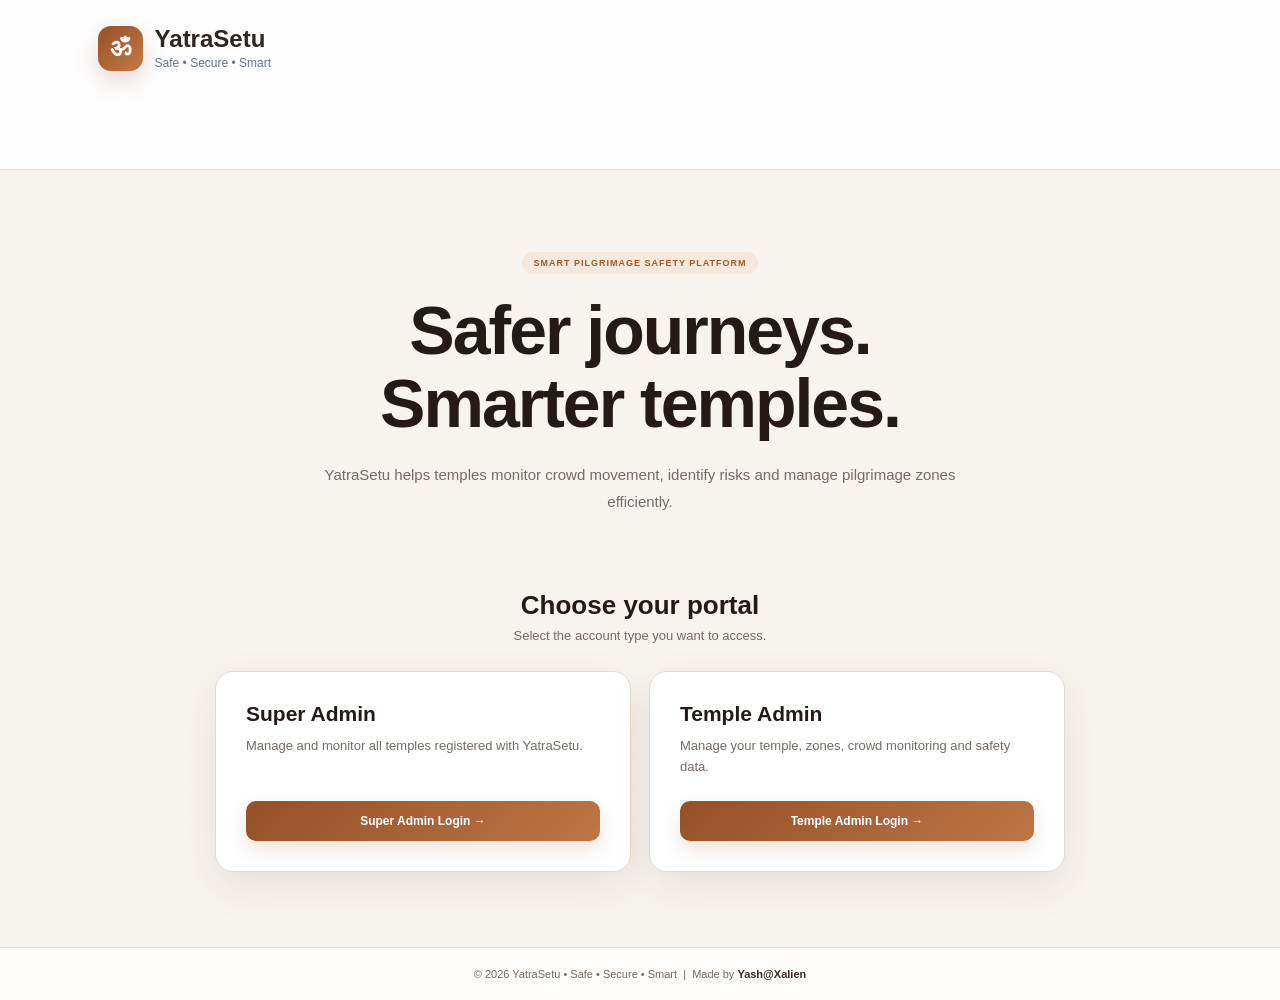
<file: home.html>
<!DOCTYPE html>
<html lang="en">

<head>

    <meta charset="UTF-8">

    <meta
        name="viewport"
        content="width=device-width, initial-scale=1.0"
    >

    <title>YatraSetu | Smart Pilgrimage Safety</title>

    <link rel="stylesheet" href="style.css">
</head>

<body class="home-page">

    <header class="home-header">

        <div class="brand">

            <div class="brand-logo">ॐ</div>

            <div>

                <h2>YatraSetu</h2>

                <span>
                    Safe • Secure • Smart
                </span>

            </div>

        </div>

    </header>


    <main class="home-container">

        <section class="home-hero">

            <span class="setup-badge">
                SMART PILGRIMAGE SAFETY PLATFORM
            </span>

            <h1>
                Safer journeys.<br>
                Smarter temples.
            </h1>

            <p>
                YatraSetu helps temples monitor crowd
                movement, identify risks and manage
                pilgrimage zones efficiently.
            </p>

        </section>


        <section class="portal-section">

            <h2>
                Choose your portal
            </h2>

            <p>
                Select the account type you want to access.
            </p>


            <div class="portal-grid">


                <!-- SUPER ADMIN -->

                <div class="portal-card">

              
                    <h3>
                        Super Admin
                    </h3>

                    <p>
                        Manage and monitor all temples
                        registered with YatraSetu.
                    </p>

                    <button
                        onclick="goToLogin('super')"
                    >
                        Super Admin Login →
                    </button>

                </div>


                <!-- TEMPLE ADMIN -->

                <div class="portal-card">

                    

                    <h3>
                        Temple Admin
                    </h3>

                    <p>
                        Manage your temple, zones,
                        crowd monitoring and safety data.
                    </p>

                    <button
                        onclick="goToLogin('temple')"
                    >
                        Temple Admin Login →
                    </button>

                </div>


            </div>

        </section>

    </main>

    <footer class="site-footer">

        <p>© 2026 YatraSetu • Safe • Secure • Smart &nbsp;|&nbsp; Made by <strong>Yash@Xalien</strong></p>

    </footer>


    <script>

        function goToLogin(type) {

            window.location.href =
                `login.html?type=${type}`;

        }

    </script>

</body>

</html>
</file>
<file: style.css>
*{box-sizing:border-box;margin:0;padding:0}
:root{
 --navy:#241a17;--navy2:#3a2922;--blue:#a05a2c;--blue2:#c47a45;
 --blue3:#d39a6a;--pale:#f5e8dc;--pale2:#f7f3ef;--white:#fff;
 --text:#30251f;--muted:#766b63;--line:#e4d9cf;--shadow:0 14px 40px rgba(68,45,32,.09);
}
html{scroll-behavior:smooth}
body{font-family:Inter,"Segoe UI",Arial,sans-serif;background:var(--pale2);color:var(--text);min-height:100vh}
button,input,select{font:inherit}
button{cursor:pointer}
.app-shell{min-height:100vh}
.sidebar{position:fixed;inset:0 auto 0 0;width:252px;background:linear-gradient(180deg,#241a17,#493229);color:#fff;padding:26px 18px;display:flex;flex-direction:column;z-index:20}
.brand{display:flex;align-items:center;gap:12px;padding:5px 8px 38px}
.brand-mark{width:45px;height:45px;border-radius:13px;display:grid;place-items:center;font-size:23px;background:linear-gradient(135deg,#9a542a,#c47a45);box-shadow:0 10px 24px rgba(23,105,224,.3)}
.brand h1{font-size:21px;letter-spacing:-.5px}.brand p{font-size:10px;color:#d7c0ad;margin-top:2px}
.nav{display:grid;gap:7px}.nav-link{text-decoration:none;color:#d1bbab;padding:13px 14px;border-radius:11px;display:flex;gap:12px;align-items:center;font-size:14px;transition:.2s}.nav-link span{width:20px;text-align:center}.nav-link:hover{background:rgba(255,255,255,.07);color:#fff}.nav-link.active{background:linear-gradient(135deg,#955027,#c47a45);color:#fff;box-shadow:0 10px 24px rgba(92,52,30,.25)}
.sidebar-footer{margin-top:auto;border-top:1px solid rgba(255,255,255,.1);padding:18px 9px 3px;color:#d7c0ad;font-size:11px}.online-pill{display:flex;align-items:center;gap:8px;color:#f0dfd1;font-size:12px;margin-bottom:8px}.pulse-dot{width:8px;height:8px;border-radius:50%;background:#63b3ff;box-shadow:0 0 0 5px rgba(99,179,255,.12),0 0 12px #63b3ff}
.main-content{margin-left:252px;padding:27px 38px;max-width:1700px}
.topbar{display:flex;justify-content:space-between;align-items:center;margin-bottom:22px}.topbar h2{font-size:25px;letter-spacing:-.6px}.section-kicker{font-size:10px;font-weight:800;letter-spacing:1.5px;color:var(--blue);margin-bottom:5px}.topbar-actions{display:flex;gap:9px;align-items:center}.api-status{display:flex;gap:8px;align-items:center;padding:9px 13px;background:#fff;border:1px solid var(--line);border-radius:30px;font-size:12px;color:var(--muted)}.status-dot{width:8px;height:8px;border-radius:50%;background:#3182ce;box-shadow:0 0 9px #3182ce}.api-status.offline .status-dot{background:#718096;box-shadow:none}.icon-btn,.mobile-menu{border:1px solid var(--line);background:#fff;color:var(--blue);border-radius:10px;width:39px;height:39px;font-size:20px}.mobile-menu{display:none}
.hero{min-height:235px;border-radius:24px;background:linear-gradient(115deg,#071a33 0%,#0d3567 52%,#1769e0 100%);color:#fff;padding:32px 38px;display:flex;justify-content:space-between;align-items:center;overflow:hidden;position:relative;box-shadow:0 18px 45px rgba(9,51,100,.18);margin-bottom:18px}.hero:after{content:"";position:absolute;width:390px;height:390px;border-radius:50%;right:80px;top:-160px;background:rgba(255,255,255,.035)}.hero-content{position:relative;z-index:2;max-width:650px}.hero-badge{display:inline-flex;padding:6px 10px;border:1px solid rgba(255,255,255,.18);border-radius:20px;background:rgba(255,255,255,.07);font-size:9px;letter-spacing:1.4px;font-weight:800;margin-bottom:14px}.hero h1{font-size:31px;letter-spacing:-1px;margin-bottom:8px}.hero h1 span{color:#e3ae7f}.hero p{color:#e4d4c7;font-size:13px;line-height:1.7}.hero-meta{display:flex;gap:10px;color:#d4b7a2;font-size:10px;margin-top:16px}.hero-meta span:first-child{color:#efd0b7}.hero-orbit{width:190px;height:190px;position:relative;margin-right:40px}.orbit{position:absolute;border:1px solid rgba(255,255,255,.2);border-radius:50%;inset:0}.orbit-2{inset:23px;border-color:rgba(255,255,255,.28)}.hero-core{position:absolute;inset:63px;border-radius:50%;display:grid;place-items:center;background:rgba(255,255,255,.1);border:1px solid rgba(255,255,255,.22);font-size:32px;box-shadow:0 0 45px rgba(220,157,104,.22)}
.stats-grid{display:grid;grid-template-columns:repeat(4,1fr);gap:15px;margin-bottom:31px}.stat-card{background:#fff;border:1px solid var(--line);border-radius:16px;padding:18px;display:flex;align-items:center;gap:13px;box-shadow:0 5px 18px rgba(17,70,130,.03);transition:.2s}.stat-card:hover{transform:translateY(-3px);box-shadow:var(--shadow)}.stat-icon{width:43px;height:43px;flex:0 0 43px;border-radius:12px;display:grid;place-items:center;background:var(--pale);color:var(--blue);font-size:18px}.stat-card span{font-size:11px;color:var(--muted);display:block}.stat-card strong{display:block;font-size:24px;line-height:1.25;margin-top:2px;color:var(--navy)}.stat-card small{font-size:9px;color:#9aa8b8}
.section-block{margin-bottom:28px}.section-heading{display:flex;justify-content:space-between;align-items:end;margin-bottom:14px}.section-heading h2{font-size:20px}.updated-box{font-size:10px;color:var(--muted)}.updated-box strong{color:var(--navy);margin-left:4px}
.zones-grid{display:grid;grid-template-columns:repeat(auto-fit,minmax(255px,1fr));gap:15px}.loading-card{grid-column:1/-1;background:#fff;border:1px solid var(--line);border-radius:16px;padding:35px;text-align:center;color:var(--muted)}
.zone-card{background:#fff;border:1px solid var(--line);border-radius:17px;padding:20px;position:relative;overflow:hidden;box-shadow:0 5px 18px rgba(17,70,130,.03);transition:.25s}.zone-card:before{content:"";position:absolute;left:0;top:0;bottom:0;width:4px;background:var(--blue)}.zone-card:hover{transform:translateY(-4px);box-shadow:var(--shadow)}.zone-head{display:flex;justify-content:space-between;align-items:flex-start;margin-bottom:17px}.zone-name{font-size:17px;font-weight:750}.zone-id{font-size:9px;color:#a0aec0;margin-top:4px}.risk{padding:5px 9px;border-radius:20px;font-size:9px;font-weight:800;letter-spacing:.6px;background:#f5e5d7;color:#8f4d27}.risk.moderate{background:#efddcf;color:#8d4b28}.risk.high{background:#e7cbb7;color:#713b20}.risk.critical{background:#d8b69b;color:#59301d}.count-row{display:flex;justify-content:space-between;align-items:end;margin-bottom:8px}.count-row strong{font-size:22px;color:var(--navy)}.count-row span{font-size:10px;color:var(--muted)}.progress{height:8px;background:#eee7e1;border-radius:10px;overflow:hidden}.progress-bar{height:100%;background:linear-gradient(90deg,#d39a6a,#955027);border-radius:10px;transition:width .5s}.zone-foot{display:flex;justify-content:space-between;margin-top:11px;font-size:10px;color:var(--muted)}.zone-foot strong{color:var(--blue)}
.analytics-grid{display:grid;grid-template-columns:1.35fr 1fr;gap:16px;margin-bottom:18px}.panel{background:#fff;border:1px solid var(--line);border-radius:18px;padding:21px;box-shadow:0 5px 18px rgba(17,70,130,.03)}.panel-heading{display:flex;justify-content:space-between;align-items:center;margin-bottom:17px}.panel-heading h3{font-size:17px}.panel-chip{font-size:9px;color:var(--blue);background:var(--pale);border-radius:20px;padding:5px 9px;font-weight:800}.shield{width:38px;height:38px;border-radius:11px;background:var(--pale);display:grid;place-items:center}.chart-wrap{height:285px;position:relative}.risk-summary{display:grid;gap:4px}.risk-row{display:flex;align-items:center;justify-content:space-between;padding:14px 3px;border-bottom:1px solid #edf2f7}.risk-row:last-child{border-bottom:0}.risk-left{display:flex;align-items:center;gap:10px;font-size:12px}.risk-dot{width:9px;height:9px;border-radius:50%;background:#c99163}.risk-dot.moderate{background:#b87545}.risk-dot.high{background:#2877d8}.risk-dot.critical{background:#79401f}.risk-count{font-size:14px;color:var(--navy);font-weight:800}
.admin-section{margin-bottom:25px}.crowd-form{display:grid;grid-template-columns:1fr 1fr auto;gap:12px;align-items:end}.crowd-form label{display:grid;gap:7px;font-size:11px;color:var(--muted)}.crowd-form input,.crowd-form select{width:100%;border:1px solid var(--line);background:#fafdff;border-radius:10px;padding:11px 12px;outline:none;color:var(--text)}.crowd-form input:focus,.crowd-form select:focus{border-color:#c47a45;box-shadow:0 0 0 3px rgba(196,122,69,.12)}.primary-btn{height:42px;border:0;border-radius:10px;background:linear-gradient(135deg,#955027,#c47a45);color:#fff;padding:0 17px;display:flex;gap:13px;align-items:center;justify-content:center;font-weight:700;font-size:12px;box-shadow:0 8px 18px rgba(120,67,36,.18)}.primary-btn:disabled{opacity:.6;cursor:not-allowed}.form-message{min-height:18px;margin-top:10px;font-size:11px;color:var(--blue)}
.footer{display:flex;justify-content:space-between;border-top:1px solid var(--line);padding:18px 2px;color:#97a6b7;font-size:10px}
.toast{position:fixed;right:24px;bottom:24px;transform:translateY(20px);opacity:0;pointer-events:none;background:var(--navy);color:#fff;padding:12px 15px;border-radius:11px;font-size:11px;box-shadow:0 12px 30px rgba(7,26,51,.25);transition:.25s;z-index:50}.toast.show{transform:translateY(0);opacity:1}

@media(max-width:1100px){.stats-grid{grid-template-columns:repeat(2,1fr)}.analytics-grid{grid-template-columns:1fr}.hero-orbit{margin-right:0}}
@media(max-width:780px){.sidebar{transform:translateX(-100%);transition:.25s}.sidebar.open{transform:translateX(0)}.main-content{margin-left:0;padding:20px}.mobile-menu{display:block}.topbar{gap:12px}.topbar>div:nth-child(2){margin-right:auto}.hero{padding:26px;min-height:220px}.hero-orbit{display:none}.crowd-form{grid-template-columns:1fr}.primary-btn{width:100%}}
@media(max-width:560px){.stats-grid{grid-template-columns:1fr}.topbar h2{font-size:20px}.api-status span:last-child{display:none}.hero h1{font-size:25px}.hero p{font-size:12px}.section-heading{align-items:flex-start;gap:10px;flex-direction:column}.footer{gap:10px;flex-direction:column}}

.setup-page {
    min-height: 100vh;
    display: flex;
    justify-content: center;
    align-items: center;
    padding: 40px 20px;
    background: linear-gradient(135deg, #eff6ff, #dbeafe);
}

.setup-card {
    width: 100%;
    max-width: 850px;
    background: white;
    border-radius: 24px;
    padding: 40px;
    box-shadow: 0 20px 60px rgba(30, 64, 175, 0.12);
}

.brand {
    display: flex;
    align-items: center;
    gap: 12px;
    margin-bottom: 40px;
}

.brand-logo {
    width: 45px;
    height: 45px;
    border-radius: 12px;
    display: flex;
    align-items: center;
    justify-content: center;
    background: #2563eb;
    color: white;
    font-size: 22px;
    font-weight: 700;
}

.brand h2 {
    margin: 0;
}

.brand span {
    color: #64748b;
    font-size: 12px;
}

.setup-header {
    margin-bottom: 35px;
}

.setup-badge {
    display: inline-block;
    padding: 6px 12px;
    border-radius: 20px;
    background: #dbeafe;
    color: #2563eb;
    font-size: 11px;
    font-weight: 700;
}

.setup-header h1 {
    margin: 14px 0 8px;
    font-size: 34px;
    color: #0f172a;
}

.setup-header p {
    color: #64748b;
    margin: 0;
}

.form-section {
    padding: 25px 0;
    border-top: 1px solid #e2e8f0;
}

.form-section h3 {
    margin-bottom: 20px;
    color: #1e293b;
}

.form-grid {
    display: grid;
    grid-template-columns: 1fr 1fr;
    gap: 20px;
}

.form-group {
    display: flex;
    flex-direction: column;
    gap: 8px;
    margin-bottom: 20px;
}

.form-group label {
    font-size: 14px;
    font-weight: 600;
    color: #334155;
}

.form-group input,
.form-group textarea {
    width: 100%;
    box-sizing: border-box;
    padding: 13px 15px;
    border: 1px solid #cbd5e1;
    border-radius: 10px;
    font-family: inherit;
    font-size: 14px;
    outline: none;
}

.form-group input:focus,
.form-group textarea:focus {
    border-color: #2563eb;
    box-shadow: 0 0 0 3px #dbeafe;
}

.setup-btn {
    width: 100%;
    border: none;
    padding: 15px;
    border-radius: 12px;
    background: #2563eb;
    color: white;
    font-size: 15px;
    font-weight: 700;
    cursor: pointer;
}

.setup-btn:hover {
    background: #1d4ed8;
}

.setup-btn span {
    margin-left: 8px;
}

.form-message {
    min-height: 24px;
    margin-bottom: 12px;
    color: #dc2626;
    font-size: 14px;
}

.form-message.success {
    color: #16a34a;
}

@media (max-width: 650px) {

    .setup-card {
        padding: 25px;
    }

    .form-grid {
        grid-template-columns: 1fr;
        gap: 0;
    }

    .setup-header h1 {
        font-size: 28px;
    }
}
.zone-page {
    min-height: 100vh;
    padding: 40px 20px;
    background: linear-gradient(135deg, #eff6ff, #dbeafe);
}

.zone-card {
    width: 100%;
    max-width: 900px;
    margin: auto;
    background: white;
    border-radius: 24px;
    padding: 40px;
    box-sizing: border-box;
    box-shadow: 0 20px 60px rgba(30, 64, 175, 0.12);
}

.zone-header {
    margin-bottom: 30px;
}

.zone-header h1 {
    margin: 14px 0 8px;
    font-size: 34px;
    color: #0f172a;
}

.zone-header p {
    color: #64748b;
}

.add-zone-box {
    padding: 25px;
    border: 1px solid #dbeafe;
    border-radius: 18px;
    background: #f8fbff;
}

.add-zone-box h3 {
    margin-top: 0;
}

.zone-form {
    display: grid;
    grid-template-columns: 1fr 1fr 1fr;
    gap: 15px;
}

.form-group {
    display: flex;
    flex-direction: column;
    gap: 8px;
}

.form-group label {
    font-size: 13px;
    font-weight: 600;
    color: #334155;
}

.form-group input,
.form-group select {
    padding: 12px;
    border: 1px solid #cbd5e1;
    border-radius: 10px;
    background: white;
    font-size: 14px;
}

.form-group input:focus,
.form-group select:focus {
    outline: none;
    border-color: #2563eb;
}

.add-zone-box .setup-btn {
    margin-top: 20px;
}

.zones-section {
    margin-top: 35px;
}

.zones-title h3 {
    margin-bottom: 5px;
}

.zones-title p {
    color: #64748b;
    font-size: 13px;
}

.zone-item {
    display: flex;
    align-items: center;
    gap: 15px;
    padding: 18px;
    margin-top: 12px;
    border: 1px solid #e2e8f0;
    border-radius: 14px;
}

.zone-icon {
    width: 45px;
    height: 45px;
    display: flex;
    align-items: center;
    justify-content: center;
    border-radius: 12px;
    background: #dbeafe;
    color: #2563eb;
    font-weight: 700;
}

.zone-info {
    flex: 1;
}

.zone-info h4 {
    margin: 0 0 5px;
}

.zone-info span {
    font-size: 12px;
    color: #64748b;
}

.zone-capacity {
    text-align: right;
}

.zone-capacity strong {
    display: block;
    color: #0f172a;
}

.zone-capacity span {
    font-size: 11px;
    color: #64748b;
}

.empty-zone {
    padding: 35px;
    text-align: center;
    color: #94a3b8;
    border: 1px dashed #cbd5e1;
    border-radius: 14px;
}

.continue-btn {
    width: 100%;
    margin-top: 25px;
    padding: 15px;
    border: none;
    border-radius: 12px;
    background: #2563eb;
    color: white;
    font-weight: 700;
    cursor: pointer;
}

.continue-btn:disabled {
    background: #cbd5e1;
    cursor: not-allowed;
}

@media (max-width: 700px) {

    .zone-card {
        padding: 25px;
    }

    .zone-form {
        grid-template-columns: 1fr;
    }

    .zone-item {
        align-items: flex-start;
    }

    .zone-capacity {
        margin-left: auto;
    }
}

/* Premium editorial finish */
body::before{
    content:"";
    position:fixed;
    inset:0;
    pointer-events:none;
    opacity:.22;
    background-image:
      radial-gradient(circle at 15% 20%, rgba(160,90,44,.06) 0 1px, transparent 1px),
      radial-gradient(circle at 80% 70%, rgba(90,55,35,.045) 0 1px, transparent 1px);
    background-size:24px 24px,32px 32px;
    z-index:-1;
}
.stat-card,.zone-card,.panel,.temples-section,.setup-card,.zone-card{
    box-shadow:0 8px 28px rgba(70,45,32,.055);
}
.stat-card:hover,.zone-card:hover{
    box-shadow:0 16px 36px rgba(70,45,32,.10);
}
.hero{
    background:
      radial-gradient(circle at 82% 20%, rgba(211,154,106,.16), transparent 30%),
      linear-gradient(120deg,#241a17 0%,#4b3227 58%,#7d4528 100%);
}
.primary-btn,.setup-btn,.continue-btn{
    background:linear-gradient(135deg,#955027,#bd7544);
}
.primary-btn:hover,.setup-btn:hover,.continue-btn:hover{
    background:linear-gradient(135deg,#7f421f,#a85f32);
}


/* Shared YatraSetu pages */
.site-footer{
    text-align:center;
    border-top:1px solid var(--line);
    padding:20px 15px;
    color:var(--muted);
    font-size:11px;
    background:rgba(255,255,255,.72);
}
.site-footer strong{color:var(--navy2);font-weight:800}
.brand-logo{
    width:45px;height:45px;border-radius:13px;display:grid;place-items:center;
    background:linear-gradient(135deg,#955027,#c47a45);color:#fff;font-size:25px;
    box-shadow:0 10px 24px rgba(92,52,30,.18);
}
.setup-page,.zone-page{
    min-height:calc(100vh - 61px);
    display:flex;justify-content:center;align-items:flex-start;
    padding:48px 20px;
    background:var(--pale2);
}
.setup-card,.zone-card{
    width:100%;max-width:900px;background:#fff;border:1px solid var(--line);
    border-radius:24px;padding:40px;box-shadow:var(--shadow);
}
.setup-card .brand,.zone-card .brand{
    padding:0 0 30px;margin:0 0 30px;border-bottom:1px solid var(--line);
}
.setup-card .brand h2,.zone-card .brand h2{font-size:21px;color:var(--navy);margin:0}
.setup-card .brand span,.zone-card .brand span{color:var(--muted);font-size:11px}
.setup-header,.zone-header{margin-bottom:30px}
.setup-badge{
    display:inline-flex;padding:6px 11px;border-radius:20px;
    background:var(--pale);color:var(--blue);font-size:9px;font-weight:800;letter-spacing:1px;
}
.setup-header h1,.zone-header h1{margin:13px 0 8px;font-size:32px;letter-spacing:-.8px;color:var(--navy)}
.setup-header p,.zone-header p{color:var(--muted);font-size:13px;line-height:1.7}
.form-section{padding:24px 0;border-top:1px solid var(--line)}
.form-section h3,.add-zone-box h3,.zones-title h3{margin-bottom:17px;color:var(--navy);font-size:17px}
.form-grid{display:grid;grid-template-columns:1fr 1fr;gap:18px}
.form-group{display:flex;flex-direction:column;gap:7px;margin-bottom:18px}
.form-group label{font-size:11px;font-weight:700;color:var(--muted)}
.form-group input,.form-group textarea,.form-group select{
    width:100%;box-sizing:border-box;padding:12px 13px;border:1px solid var(--line);
    border-radius:10px;background:#fdfcfb;color:var(--text);font-size:13px;outline:none;
}
.form-group input:focus,.form-group textarea:focus,.form-group select:focus{
    border-color:var(--blue2);box-shadow:0 0 0 3px rgba(196,122,69,.12)
}
.setup-btn,.continue-btn{
    width:100%;border:0;padding:13px 16px;border-radius:10px;
    background:linear-gradient(135deg,#955027,#bd7544);color:#fff;
    font-size:12px;font-weight:800;cursor:pointer;box-shadow:0 8px 18px rgba(120,67,36,.15);
}
.setup-btn:hover,.continue-btn:hover{background:linear-gradient(135deg,#7f421f,#a85f32)}
.add-zone-box{padding:23px;border:1px solid var(--line);border-radius:18px;background:#fbf7f3}
.zone-form{display:grid;grid-template-columns:1fr 1fr 1fr;gap:14px}
.add-zone-box .setup-btn{margin-top:8px}
.zones-section{margin-top:30px}
.zones-title p{color:var(--muted);font-size:11px}
.zone-item{
    display:flex;align-items:center;gap:14px;padding:16px;margin-top:10px;
    border:1px solid var(--line);border-radius:14px;background:#fff;
}
.zone-icon{
    width:43px;height:43px;display:grid;place-items:center;border-radius:12px;
    background:var(--pale);color:var(--blue);font-weight:800;
}
.zone-info{flex:1}.zone-info h4{margin:0 0 4px;font-size:14px;color:var(--navy)}
.zone-info span,.zone-capacity span{font-size:10px;color:var(--muted)}
.zone-capacity{text-align:right}.zone-capacity strong{display:block;color:var(--navy);font-size:14px}
.empty-zone{padding:30px;text-align:center;color:#a0958d;border:1px dashed #d9cec4;border-radius:14px;background:#fcfaf8}
.continue-btn{margin-top:20px}.continue-btn:disabled{background:#d8cec5;box-shadow:none;cursor:not-allowed}

/* Public home */
.home-page{min-height:100vh;background:var(--pale2);color:var(--text)}
.home-header{
    width:100%;padding:20px 7%;background:rgba(255,255,255,.9);
    border-bottom:1px solid var(--line)
}
.home-container{width:86%;max-width:1150px;margin:auto}
.home-hero{text-align:center;padding:82px 20px 55px}
.home-hero h1{margin-top:20px;font-size:clamp(42px,6vw,68px);line-height:1.08;letter-spacing:-2px;color:var(--navy)}
.home-hero h1 span{color:var(--blue)}
.home-hero p{max-width:650px;margin:20px auto 0;color:var(--muted);font-size:15px;line-height:1.8}
.portal-section{padding:20px 0 75px;text-align:center}
.portal-section>h2{font-size:26px;color:var(--navy);margin-bottom:7px}
.portal-section>p{color:var(--muted);margin-bottom:28px;font-size:13px}
.portal-grid{display:grid;grid-template-columns:repeat(2,minmax(0,1fr));gap:18px;max-width:850px;margin:auto}
.portal-card{
    background:#fff;border:1px solid var(--line);border-radius:18px;padding:30px;
    text-align:left;box-shadow:var(--shadow);transition:.2s
}
.portal-card:hover{transform:translateY(-4px);border-color:#caa98f;box-shadow:0 16px 36px rgba(70,45,32,.10)}
.portal-icon{
    width:50px;height:50px;border-radius:13px;background:var(--pale);color:var(--blue);
    display:grid;place-items:center;font-weight:800;font-size:13px;margin-bottom:20px
}
.portal-card h3{font-size:21px;color:var(--navy);margin-bottom:9px}
.portal-card p{color:var(--muted);line-height:1.65;font-size:13px;min-height:44px;margin-bottom:22px}
.portal-card button{
    width:100%;border:0;border-radius:10px;padding:13px 16px;
    background:linear-gradient(135deg,#955027,#bd7544);color:#fff;font-size:12px;font-weight:800;
    cursor:pointer;transition:.2s;box-shadow:0 8px 18px rgba(120,67,36,.15)
}
.portal-card button:hover{background:linear-gradient(135deg,#7f421f,#a85f32);transform:translateY(-1px)}

/* Super admin page */
.admin-page{min-height:100vh;background:var(--pale2);color:var(--text)}
.admin-header{
    display:flex;justify-content:space-between;align-items:center;
    padding:20px 7%;background:#fff;border-bottom:1px solid var(--line)
}
.admin-header .brand{padding:0}
.logout-btn,.add-temple-btn,.view-btn,.admin-btn,.secondary-btn{
    border:0;border-radius:10px;padding:10px 14px;font-size:11px;font-weight:800;cursor:pointer
}
.logout-btn,.secondary-btn{background:#fff;border:1px solid var(--line);color:var(--navy2)}
.add-temple-btn{background:linear-gradient(135deg,#955027,#bd7544);color:#fff;box-shadow:0 8px 18px rgba(120,67,36,.15)}
.admin-main{width:86%;max-width:1200px;margin:auto;padding:38px 0 25px}
.page-top h1{font-size:28px;letter-spacing:-.7px;color:var(--navy)}
.page-top p{color:var(--muted);font-size:13px;margin-top:5px}
.stats{display:grid;grid-template-columns:repeat(3,1fr);gap:15px;margin:25px 0}
.stats .stat-card{display:block}
.stats .stat-card p{font-size:11px;color:var(--muted)}
.stats .stat-card h2{font-size:27px;color:var(--navy);margin-top:5px}
.temples-section{background:#fff;border:1px solid var(--line);border-radius:18px;padding:21px;box-shadow:var(--shadow)}
.section-heading h2{font-size:18px;color:var(--navy)}
.temple-list{display:grid;gap:10px}
.temple-card{
    display:flex;justify-content:space-between;align-items:center;gap:15px;
    padding:15px;border:1px solid var(--line);border-radius:14px;background:#fdfbf9
}
.temple-left{display:flex;align-items:center;gap:13px;min-width:0}
.temple-icon{
    width:44px;height:44px;flex:0 0 44px;border-radius:12px;display:grid;place-items:center;
    background:var(--pale);color:var(--blue);font-weight:800
}
.temple-info h3{font-size:14px;color:var(--navy);margin-bottom:4px}
.temple-info p{font-size:10px;color:var(--muted)}
.temple-actions{display:flex;gap:8px;flex-wrap:wrap}
.view-btn{background:var(--pale);color:var(--blue)}
.view-btn:hover,.admin-btn:hover{background:#ead8c9}
.loading,.empty,.error-text{font-size:12px;color:var(--muted);padding:20px;text-align:center}
.modal{display:none;position:fixed;inset:0;background:rgba(36,26,23,.62);align-items:center;justify-content:center;padding:20px;z-index:20}
.modal.show{display:flex}
.modal-box{position:relative;background:#fff;width:100%;max-width:470px;border:1px solid var(--line);border-radius:18px;padding:28px;box-shadow:0 20px 60px rgba(36,26,23,.22)}
.modal-box h2{margin-bottom:6px;color:var(--navy)}
.modal-subtitle{color:var(--muted);font-size:11px;margin-bottom:20px}
.modal-close{position:absolute;right:16px;top:12px;border:0;background:none;font-size:28px;color:var(--muted);cursor:pointer}
.modal-box label{display:block;font-size:11px;font-weight:700;margin:13px 0;color:var(--muted)}
.modal-box input{display:block;width:100%;margin-top:7px;padding:11px 12px;border:1px solid var(--line);border-radius:9px;outline:none;background:#fdfcfb}
.modal-box input:focus{border-color:var(--blue2);box-shadow:0 0 0 3px rgba(196,122,69,.12)}
.admin-message{font-size:11px;margin:10px 0;color:#a64d28}.admin-message.success{color:#2f7a4b}
.temple-view-modal .modal-box{max-width:560px}
.temple-detail{background:#fbf7f3;border:1px solid var(--line);border-radius:12px;padding:16px;margin:18px 0}
.temple-detail p{font-size:11px;color:var(--muted);margin-top:5px}
.modal-actions{display:flex;gap:10px;justify-content:flex-end;margin-top:16px}
@media(max-width:750px){
 .admin-header{padding:18px 5%}.admin-main{width:92%}.page-top{flex-direction:column;align-items:flex-start}
 .stats{grid-template-columns:1fr}.temple-card{align-items:flex-start;flex-direction:column}.temple-actions{width:100%}
 .portal-grid{grid-template-columns:1fr}.setup-card,.zone-card{padding:25px}.zone-form{grid-template-columns:1fr}.form-grid{grid-template-columns:1fr;gap:0}
}
@media(max-width:560px){.home-container{width:92%}.home-hero{padding:60px 10px 40px}.home-hero h1{font-size:42px;letter-spacing:-1px}}
</file>
